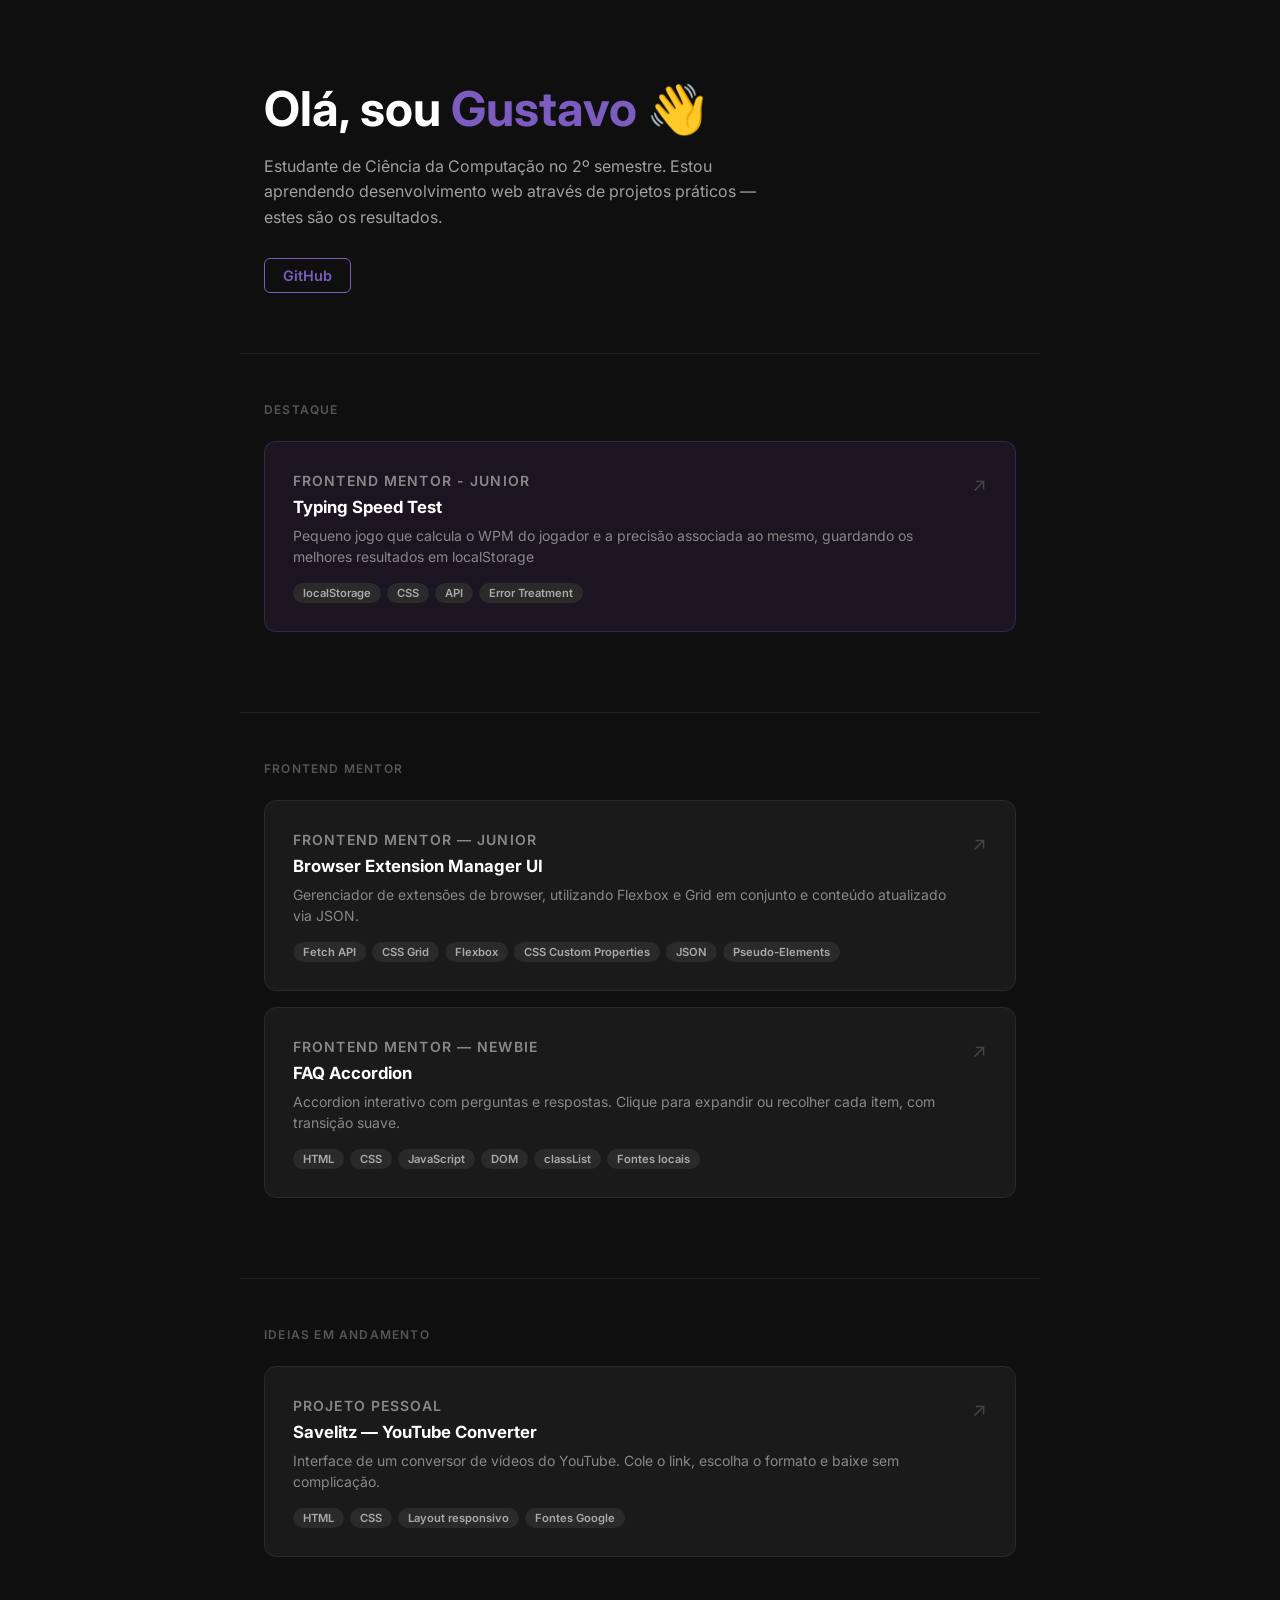
<file: index.html>
<!DOCTYPE html>
<html lang="pt-br">
<head>
  <meta charset="UTF-8">
  <meta name="viewport" content="width=device-width, initial-scale=1.0">
  <title>Gustavo | Projects Portfolio</title>
  <link rel="preconnect" href="https://fonts.googleapis.com">
  <link rel="preconnect" href="https://fonts.gstatic.com" crossorigin>
  <link href="https://fonts.googleapis.com/css2?family=Inter:wght@400;600;700&display=swap" rel="stylesheet">
  <link rel="stylesheet" href="style.css">
</head>
<body>

  <section class="hero">
    <h1>Olá, sou <span>Gustavo</span> 👋</h1>
    <p>Estudante de Ciência da Computação no 2º semestre. Estou aprendendo desenvolvimento web através de projetos práticos — estes são os resultados.</p>
    <div class="hero-links">
      <a href="https://github.com/Gustavdoiss" target="_blank">GitHub</a>
    </div>
  </section>

  <div class="divider"></div>

  <p class="section-title">Destaque</p>

  <div class="cards">

    <a class="card featured" href="Projects\Frontend-Mentor\typing-speed-test-main\index.html">
      <div>
        <p class="card-source">Frontend Mentor - Junior</p>
        <h2>Typing Speed Test</h2>
        <p>Pequeno jogo que calcula o WPM do jogador e a precisão associada ao mesmo, guardando os melhores resultados em
          localStorage</p>
        <div class="card-tags">
          <span class="tag">localStorage</span>
          <span class="tag">CSS</span>
          <span class="tag">API</span>
          <span class="tag">Error Treatment</span>
        </div>
      </div>
      <span class="card-arrow">↗</span>
    </a>

  </div>

  <div class="divider"></div>

  <p class="section-title">Frontend Mentor</p>

  <div class="cards">

    <a class="card" href="Projects/Frontend-Mentor/browser-extensions-manager-ui-main/index.html">
      <div>
        <p class="card-source">Frontend Mentor — Junior</p>
        <h2>Browser Extension Manager UI</h2>
        <p>Gerenciador de extensões de browser, utilizando Flexbox e Grid em conjunto e conteúdo atualizado via JSON.</p>
        <div class="card-tags">
          <span class="tag">Fetch API</span>
          <span class="tag">CSS Grid</span>
          <span class="tag">Flexbox</span>
          <span class="tag">CSS Custom Properties</span>
          <span class="tag">JSON</span>
          <span class="tag">Pseudo-Elements</span>
        </div>
      </div>
      <span class="card-arrow">↗</span>
    </a>

    <a class="card" href="Projects/Frontend-Mentor/faq-accordion-main/index.html">
      <div>
        <p class="card-source">Frontend Mentor — Newbie</p>
        <h2>FAQ Accordion</h2>
        <p>Accordion interativo com perguntas e respostas. Clique para expandir ou recolher cada item, com transição suave.</p>
        <div class="card-tags">
          <span class="tag">HTML</span>
          <span class="tag">CSS</span>
          <span class="tag">JavaScript</span>
          <span class="tag">DOM</span>
          <span class="tag">classList</span>
          <span class="tag">Fontes locais</span>
        </div>
      </div>
      <span class="card-arrow">↗</span>
    </a>
  
  </div>
  
  <div class="divider"></div>

  <p class="section-title">Ideias em andamento</p>

  <div class="cards">

    <a class="card" href="Projects/Savelitz/index.html">
      <div>
        <p class="card-source">Projeto Pessoal</p>
        <h2>Savelitz — YouTube Converter</h2>
        <p>Interface de um conversor de vídeos do YouTube. Cole o link, escolha o formato e baixe sem complicação.</p>
        <div class="card-tags">
          <span class="tag">HTML</span>
          <span class="tag">CSS</span>
          <span class="tag">Layout responsivo</span>
          <span class="tag">Fontes Google</span>
        </div>
      </div>
      <span class="card-arrow">↗</span>
    </a>

  </div>
    

  </div>

</body>
</html>
</file>
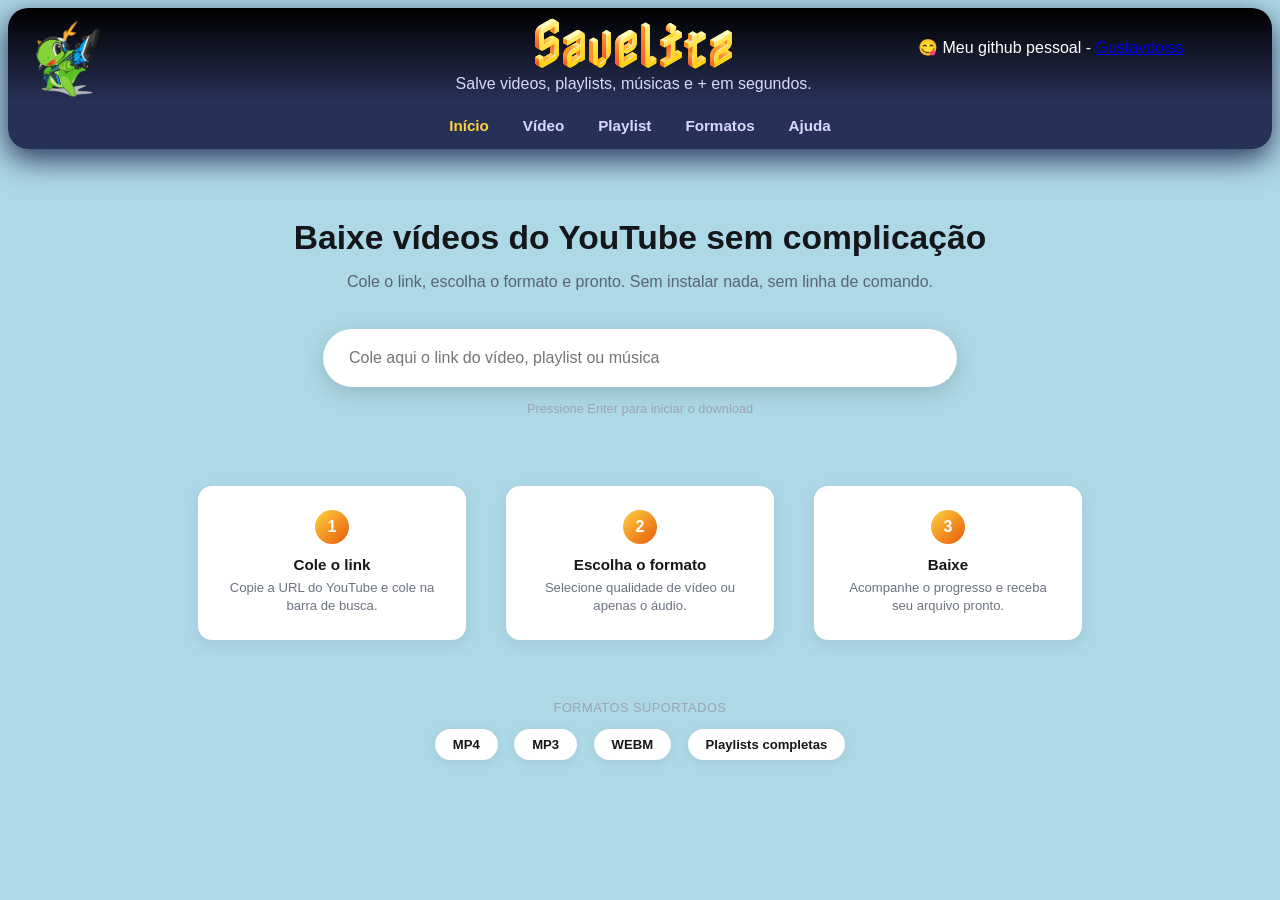
<file: Projects/Savelitz/index.html>
<!DOCTYPE html>
<html lang="pt-br">
<head>
  <meta charset="UTF-8">
  <meta name="viewport" content="width=device-width, initial-scale=1.0">
  <title>Savelitz: Ytb Converter</title>
  <link rel="stylesheet" href="style.css">
  <link rel="preconnect" href="https://fonts.googleapis.com">
  <link rel="preconnect" href="https://fonts.gstatic.com" crossorigin>
  <link
    href="https://fonts.googleapis.com/css2?family=Montserrat:ital,wght@0,100..900;1,100..900&family=Nabla&family=Roboto:ital,wght@0,100..900;1,100..900&display=swap"
    rel="stylesheet">
</head>
<body>
  <div class="topBar">
    <header>
      <div class="logoDiv">
        <img class="logo" src="assets/images/konqi-logo.png" alt="Project Logo Green Dragon">
      </div>
      <div class="nameDiv">
        <div class="title">
          <p class="name">Savelitz</p>
        </div>
        <div class="subtitle">
          <p class="subname">
            Salve videos, playlists, músicas e + em segundos.
          </p>
        </div>
      </div>
      <div class="meme">
        <p class="git">😋 Meu github pessoal - <a href="https://github.com/Gustavdoiss" target="_blank">Gustavdoiss</a></p>
      </div>
    </header>
    <nav class="navbar">
      <ul>
        <li><a href="#" class="active">Início</a></li>
        <li><a href="#">Vídeo</a></li>
        <li><a href="#">Playlist</a></li>
        <li><a href="#">Formatos</a></li>
        <li><a href="#">Ajuda</a></li>
      </ul>
    </nav>
  </div>

<section class="hero">
    <h1>Baixe vídeos do YouTube sem complicação</h1>
    <p class="hero-sub">Cole o link, escolha o formato e pronto. Sem instalar nada, sem linha de comando.</p>
    <form>
      <div class="pill-bar">
        <input type="text" placeholder="Cole aqui o link do vídeo, playlist ou música">
      </div>
    </form>
    <div class="hint">Pressione Enter para iniciar o download</div>
  </section>

  <section class="steps">
    <div class="step">
      <div class="num">1</div>
      <h3>Cole o link</h3>
      <p>Copie a URL do YouTube e cole na barra de busca.</p>
    </div>
    <div class="step">
      <div class="num">2</div>
      <h3>Escolha o formato</h3>
      <p>Selecione qualidade de vídeo ou apenas o áudio.</p>
    </div>
    <div class="step">
      <div class="num">3</div>
      <h3>Baixe</h3>
      <p>Acompanhe o progresso e receba seu arquivo pronto.</p>
    </div>
  </section>

  <section class="formats">
    <span class="formats-label">FORMATOS SUPORTADOS</span>
    <span class="badge">MP4</span>
    <span class="badge">MP3</span>
    <span class="badge">WEBM</span>
    <span class="badge">Playlists completas</span>
  </section>
</body>
</html>
</file>
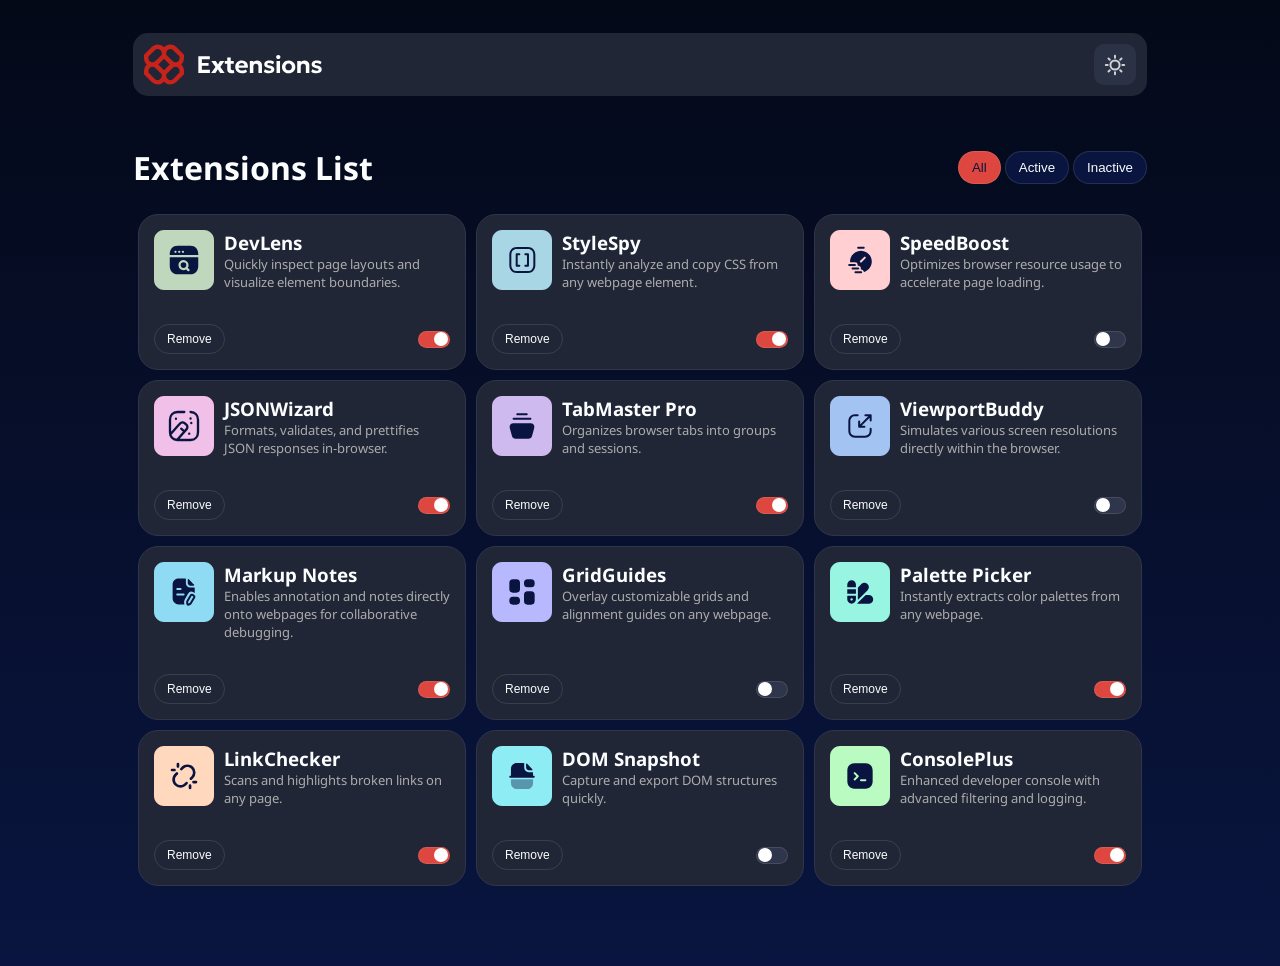
<file: Projects/Frontend-Mentor/browser-extensions-manager-ui-main/index.html>
<!DOCTYPE html>
<html lang="en">
<head>
  <meta charset="UTF-8">
  <meta name="viewport" content="width=device-width, initial-scale=1.0"> <!-- displays site properly based on user's device -->

  <link rel="icon" type="image/png" sizes="32x32" href="./assets/images/favicon-32x32.png">
  
  <title>Frontend Mentor | Browser extensions manager UI</title>

  <link rel="stylesheet" href="style.css">
</head>
<body>

  <header>
    
    <img class="logo" src="./assets/images/logo-dark.svg" alt="logo">
    <button class="theme-switcher" aria-label="icon-sun-theme" aria-pressed="false">
      <img src="./assets/images/icon-sun.svg" alt="theme-button-img">
    </button>

  </header>

  <main>
    
    <div class="filters">
      <h1>Extensions List</h1>
      <div class="filtersButtons">

        <button class="allFilt">      All</button>
        <button class="activeFilt">   Active</button>
        <button class="inactiveFilt"> Inactive</button>

      </div>
    </div>

    <div class="extensions"></div>

  </main>

  <!-- If you plan to use the JSON file to populate the data dynamically, you can delete the content below -->

  <script src="script.js"></script>

</body>
</html>
</file>
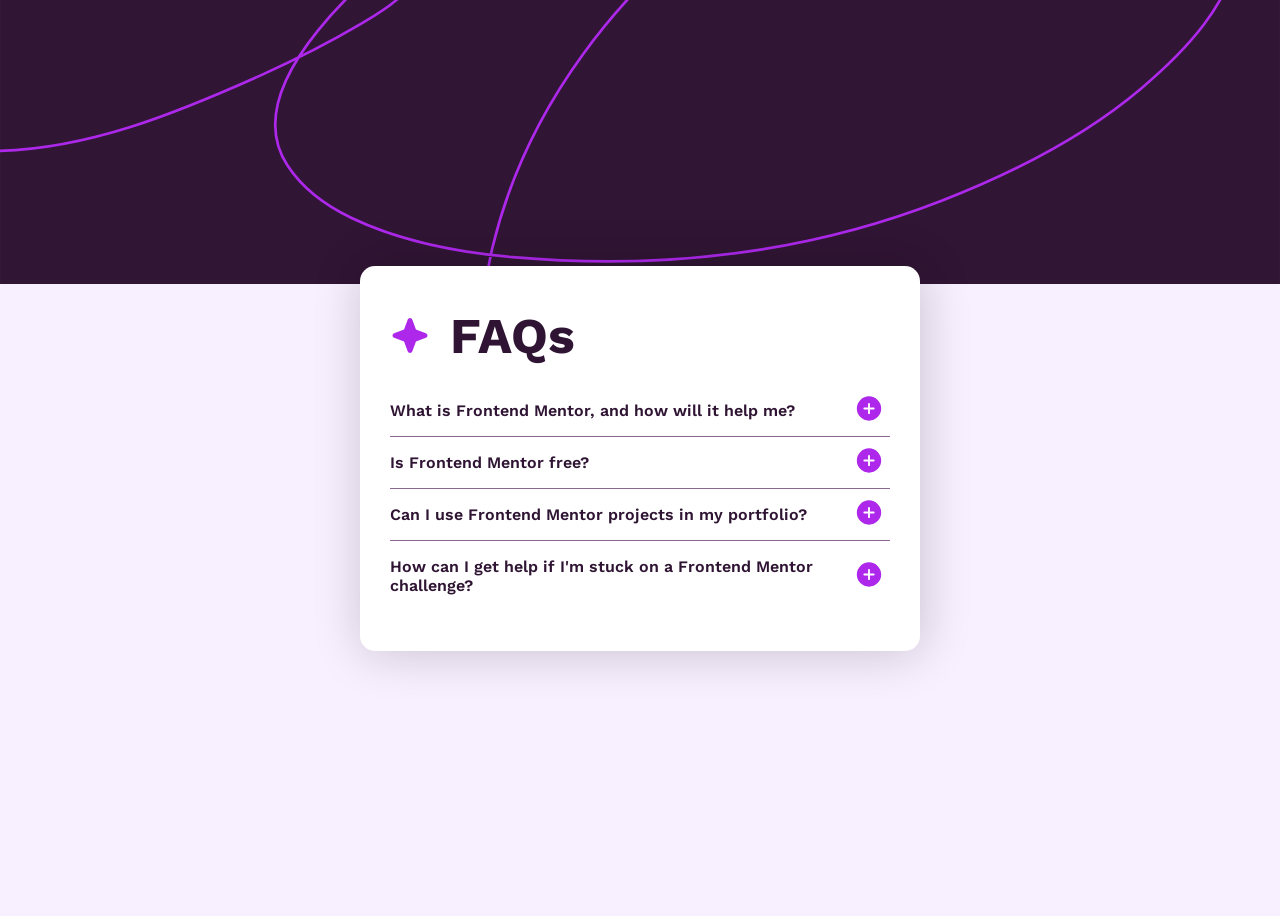
<file: Projects/Frontend-Mentor/faq-accordion-main/index.html>
<!DOCTYPE html>
<html lang="pt-br">
<head>
  <meta charset="UTF-8">
  <meta name="viewport" content="width=device-width, initial-scale=1.0"> <!-- displays site properly based on user's device -->

  <link rel="icon" type="image/png" sizes="32x32" href="./assets/images/favicon-32x32.png">
  
  <title>Frontend Mentor | FAQ accordion</title>

  <!-- Feel free to remove these styles or customise in your own stylesheet 👍 -->
  <link rel="stylesheet" href="style.css">
</head>
<body>

  <main>
    <header>
      <img class="purpleStar" src="./assets/images/icon-star.svg" alt="head-purple-star">
      <h1>
        FAQs
      </h1>
    </header>
    
    <div class="faq">
      <div class="question">
        <p class="qText">
          What is Frontend Mentor, and how will it help me?
        </p>
        <button aria-expanded="false" aria-controls="answer-1"><img class="icon-toggle" src="./assets/images/icon-plus.svg" alt="answer-switch-button"></button>
      </div>
      <div class="answer" id="answer-1">
        <p >
          Frontend Mentor offers realistic coding challenges to help developers improve their
          frontend coding skills with projects in HTML, CSS, and JavaScript. It's suitable for
          all levels and ideal for portfolio building.
        </p>
      </div>
    </div>

    <div class="faq">
      <div class="question">
        <p class="qText">
          Is Frontend Mentor free?
        </p>
        <button aria-expanded="false" aria-controls="answer-2"><img class="icon-toggle" src="./assets/images/icon-plus.svg" alt="answer-switch-button"></button>
      </div>
      <div class="answer" id="answer-2">
        <p>
          Yes, Frontend Mentor offers both free and premium coding challenges, with the free
          option providing access to a range of projects suitable for all skill levels.
        </p>
      </div>
    </div>
    <div class="faq">
      <div class="question">
        <p class="qText">
          Can I use Frontend Mentor projects in my portfolio?
        </p>
        <button aria-expanded="false" aria-controls="answer-3"><img class="icon-toggle" src="./assets/images/icon-plus.svg" alt="answer-switch-button"></button>
      </div>
      <div class="answer" id="answer-3">
        <p>
          Yes, you can use projects completed on Frontend Mentor in your portfolio. It's an excellent
          way to showcase your skills to potential employers!
        </p>
      </div>
    </div>
    <div class="faq">
      <div class="question">
        <p class="qText">
          How can I get help if I'm stuck on a Frontend Mentor challenge?
        </p>
        <button aria-expanded="false" aria-controls="answer-4"><img class="icon-toggle" src="./assets/images/icon-plus.svg" alt="answer-switch-button"></button>
      </div>
      <div class="answer" id="answer-4">
        <p>
          The best place to get help is inside Frontend Mentor's Discord community. There's a help
          channel where you can ask questions and seek support from other community members.
        </p>
      </div>
    </div>
      
  </main>
  
  <script src="behaviour.js"></script>
</body>
</html>
</file>
<file: style.css>
*, *::before, *::after { box-sizing: border-box; margin: 0; padding: 0; }

.hidden {
  display: none;
}

body {
  font-family: 'Inter', sans-serif;
  background-color: #0f0f0f;
  color: #e5e5e5;
  min-height: 100vh;
}
/*  HERO  */
.hero {
  padding: 80px 24px 60px;
  max-width: 800px;
  margin: 0 auto;
}
.hero h1 {
  font-size: clamp(2rem, 5vw, 3rem);
  font-weight: 700;
  color: #ffffff;
  line-height: 1.2;
}
.hero h1 span {
  color: #7c5cbf;
}
.hero p {
  margin-top: 16px;
  font-size: 1rem;
  color: #a0a0a0;
  max-width: 520px;
  line-height: 1.6;
}
.hero-links {
  display: flex;
  gap: 16px;
  margin-top: 28px;
}
.hero-links a {
  color: #7c5cbf;
  text-decoration: none;
  font-weight: 600;
  font-size: 0.9rem;
  border: 1px solid #7c5cbf;
  padding: 8px 18px;
  border-radius: 6px;
  transition: background 0.2s, color 0.2s;
}
.hero-links a:hover {
  background: #7c5cbf;
  color: #fff;
}
/*  DIVIDER  */
.divider {
  max-width: 800px;
  margin: 0 auto;
  padding: 0 24px;
  border-top: 1px solid #222;
}
/*  SECTION TITLE  */
.section-title {
  max-width: 800px;
  margin: 48px auto 24px;
  padding: 0 24px;
  font-size: 0.75rem;
  font-weight: 600;
  letter-spacing: 0.1em;
  text-transform: uppercase;
  color: #555;
}
/*  CARDS  */
.cards {
  max-width: 800px;
  margin: 0 auto;
  padding: 0 24px 80px;
  display: grid;
  gap: 16px;
}
.card {
  background: #1a1a1a;
  border: 1px solid #2a2a2a;
  border-radius: 12px;
  padding: 28px;
  text-decoration: none;
  color: inherit;
  display: grid;
  grid-template-columns: 1fr auto;
  align-items: start;
  gap: 12px;
  transition: border-color 0.2s, transform 0.2s;
}
.card:hover {
  border-color: #7c5cbf;
  transform: translateY(-2px);
}
.card.featured {
  border-color: #7c5cbf44;
  background: #1a1520;
}
.card-source {
  font-size: 0.7rem;
  font-weight: 600;
  letter-spacing: 0.08em;
  text-transform: uppercase;
  color: #7c5cbf;
  margin-bottom: 6px;
}
.card h2 {
  font-size: 1.05rem;
  font-weight: 700;
  color: #ffffff;
  margin-bottom: 8px;
}
.card p {
  font-size: 0.875rem;
  color: #888;
  line-height: 1.5;
}
.card-tags {
  display: flex;
  flex-wrap: wrap;
  gap: 6px;
  margin-top: 16px;
}
.tag {
  font-size: 0.7rem;
  font-weight: 600;
  padding: 3px 10px;
  border-radius: 999px;
  background: #2a2a2a;
  color: #aaa;
}
.card-arrow {
  font-size: 1.2rem;
  color: #444;
  padding-top: 2px;
  transition: color 0.2s;
}
.card:hover .card-arrow {
  color: #7c5cbf;
}
</file>
<file: Projects/Savelitz/style.css>
body {
  background-color: lightblue;
  overflow-y: hidden;
  font-family: Arial, Helvetica, sans-serif;
}

.topBar {
  border-radius: 20px;
  box-shadow: -1px 10px 30px rgba(5, 5, 50, 0.789);
  overflow: hidden;
  transition: transform 0.15s;
}

.topBar:hover {
  transform: translateY(5px);
}

header {
  display: flex;
  height: 95px;
  width: 100%;
  background: linear-gradient(black, rgba(5, 5, 50, 0.789));
  position: relative;
  color: white;
}

p {
  margin-top: 0;
  margin-bottom: 0;
  line-height: 30px;
}

.logoDiv,
.nameDiv,
.meme {
  width: 33%;
  text-align: center;
}

.logoDiv {
  text-align: left;
}

.logo {
  margin-left: 20px;
  height: 94px;
  object-fit: cover;
  border-radius: 20px;
  background-color: transparent;
}

.name {
  margin-top: 20px;
  margin-bottom: 0;
  font-size: 50px;
  font-family: Nabla, Arial;
  display: inline-block;
  padding-top: 0;
  text-align: center;
}

.subtitle {
  height: 20px;
  color: #d8d8ff;
}

.meme {
  margin-top: 25px;
}

.navbar {
  background: rgba(5, 5, 50, 0.789);
  display: flex;
  justify-content: center;
}

.navbar ul {
  list-style: none;
  display: flex;
  gap: 34px;
  margin: 0;
  padding: 14px 0;
}

.navbar a {
  color: #d8d8ff;
  text-decoration: none;
  font-size: 0.95rem;
  font-weight: 600;
  transition: color 0.15s;
}

.navbar a:hover {
  color: #ffd23f;
}

.navbar a.active {
  color: #ffd23f;
}

/* ---- HERO + BUSCA ---- */
.hero {
  text-align: center;
  padding: 70px 20px 50px;
}

.hero h1 {
  font-size: 2.1rem;
  color: #14161a;
  margin: 0 0 10px;
}

.hero-sub {
  color: #5a6472;
  font-size: 1rem;
  margin-bottom: 32px;
}

.pill-bar {
  display: inline-flex;
  align-items: center;
  background: #ffffff;
  border-radius: 999px;
  box-shadow: 0 6px 20px rgba(0, 0, 0, 0.15);
  padding: 6px 6px 6px 24px;
  width: 600px;
  max-width: 90%;
  border: 2px solid transparent;
  transition: border-color 0.15s, box-shadow 0.15s;
}

.pill-bar:focus-within {
  border-color: #e8590c;
  box-shadow: 0 6px 24px rgba(232, 89, 12, 0.25);
}

.pill-bar input {
  flex: 1;
  border: none;
  outline: none;
  font-size: 1rem;
  padding: 12px 0;
}

.hint {
  margin-top: 14px;
  font-size: 0.8rem;
  color: #9aa4b2;
}

/* ---- COMO FUNCIONA ---- */
.steps {
  display: flex;
  justify-content: center;
  gap: 40px;
  padding: 20px 20px 60px;
  flex-wrap: wrap;
}

.step {
  background: #fff;
  border-radius: 14px;
  padding: 24px;
  width: 220px;
  text-align: center;
  box-shadow: 0 4px 14px rgba(20, 22, 46, 0.08);
}

.step .num {
  width: 34px;
  height: 34px;
  border-radius: 50%;
  background: linear-gradient(135deg, #ffd23f, #e8590c);
  color: #fff;
  font-weight: 700;
  display: flex;
  align-items: center;
  justify-content: center;
  margin: 0 auto 12px;
}

.step h3 {
  font-size: 0.95rem;
  color: #14161a;
  margin: 0 0 6px;
}

.step p {
  font-size: 0.82rem;
  color: #6b7280;
  line-height: 1.4;
}

/* ---- FORMATOS SUPORTADOS ---- */
.formats {
  text-align: center;
  padding-bottom: 60px;
}

.formats-label {
  display: block;
  font-size: 0.8rem;
  color: #9aa4b2;
  margin-bottom: 14px;
  letter-spacing: 0.5px;
}

.badge {
  display: inline-block;
  background: #fff;
  color: #14161a;
  font-size: 0.82rem;
  font-weight: 600;
  padding: 8px 18px;
  border-radius: 999px;
  margin: 0 6px;
  box-shadow: 0 2px 8px rgba(20, 22, 46, 0.08);
}
</file>
<file: Projects/Frontend-Mentor/browser-extensions-manager-ui-main/style.css>
@font-face {
    font-family: 'NotoSans';
    src: url('./assets/fonts/NotoSans-VariableFont_wdth,wght.ttf') format('truetype');
}

:root {
    --bg-gradient: linear-gradient(180deg, #040918 0%, #091540 100%);
    --hdr-cards-bg:  hsl(226, 25%, 17%);
    --border:        hsl(225, 23%, 24%);
    --text1:         hsl(200, 60%, 99%);
    --text1-inv:     hsl(227, 75%, 14%);
    --text2:         rgb(172, 172, 172);
    --button-border: hsl(0, 0%, 78%, 0.15);
    --active-button: hsl(3, 71%, 56%);
    --inactive:      hsl(225, 23%, 24%);
}

.light {
    --bg-gradient: linear-gradient(180deg, #EBF2FC 0%, #EEF8F9 100%);
    --hdr-cards-bg: hsl(200, 60%, 99%);
    --border:       hsl(217, 61%, 90%);
    --text1:        hsl(227, 75%, 14%);
    --text1-inv:    hsl(200, 60%, 99%);
    --text2:        hsl(226, 11%, 37%);
    --button-border: hsl(0, 0%, 78%, 0.4);
    --inactive:     hsl(225, 8%, 90%);
}

.card.hidden {
    display: none;
}

.filters button.active {
    background-color: var(--active-button);
    color: var(--text1-inv);
}

body {
    font-family: 'NotoSans', sans-serif;
    background: var(--bg-gradient);
    min-height: 100vh;
    color: var(--text1);
    padding: 25px 125px;
    font-size: 16px;
}

button {
    cursor: pointer;
    color: var(--text1);
}

button:focus-visible:focus-visible{
    outline: 2px solid var(--active-button);
    outline-offset: 2px;
}

label.toggle:focus-within{
    outline: 2px solid var(--active-button);
    outline-offset: 2px;
}

input:focus-visible {
    outline: none;
}

input[type="checkbox"] {
    appearance: none;
}

header {
    background-color: var(--hdr-cards-bg);
    border: none;
    border-radius: 15px;
    display: flex;
    justify-content: space-between;
    padding: 11px;
}

.theme-switcher {
    background-color: var(--inactive);
    border: none;
    border-radius: 10px;
    display: flex;
    align-items: center;
    justify-content: center;
    padding: 0 10px;
}

.theme-switcher,
.filters button:hover {
    opacity: 0.8;
}

.filters {
    margin-top: 50px;
    margin-bottom: 20px;
    display: flex;
    align-items: center;
    justify-content: space-between;
}

.filters h1 {
    margin: 0;
}

.filters button {
    background-color: var(--text1-inv);
    border: 0.1px solid var(--button-border);
    border-radius: 20px;
    padding: 8px 13px;
    transition: opacity 0.15s;
}

.extensions {
    display: grid;
    grid-template-columns: repeat(auto-fill, minmax(280px, 1fr));
}

.card {
    background: var(--hdr-cards-bg);
    border: 1px solid var(--border);
    border-radius: 20px;
    padding: 15px;
    display: flex;
    flex-direction: column;
    margin: 5px;
    transition: all 0.15s;
}

.card:hover {
    transform: translateY(-5px);
}

.info {
    display: flex;
    flex-direction: row;
    flex-grow: 1;
    margin-bottom: 20px;
}

.extInfo {
    margin-left: 10px;
}

.extInfo h3 {
    margin-top: 0;
    margin-bottom: 0;
}

.extInfo p {
    margin-top: 0;
    font-size: 13px;
    color: var(--text2);
}

.extButtons {
    display: flex;
    justify-content: space-between;
    align-items: center;
}

.extRemove {
    font-size: 12px;
    background: none;
    padding: 7px 12px;
    border-width: 1px;
    border-style: solid;
    border-radius: 20px;
    border-color: var(--button-border);
    transition: all 0.15s;
}

.extRemove:hover {
    background-color: var(--active-button);
    color: var(--text1-inv);
}

label.toggle {
    cursor: pointer;
    position: relative;
    background-color: var(--inactive);
    border-style: solid;
    border-radius: 20px;
    border-width: 1px;
    border-color: var(--button-border);
    width: 30px;
    height: 15px;
}

label.toggle::before {
    content: '';
    position: absolute;
    top: 0.5px;
    left: 1px;
    width: 14px;
    height: 14px;
    border-radius: 50%;
    background: white;
    transition: left 0.15s;
}

label.toggle:has(input:checked) {
    background-color: var(--active-button);
}

label.toggle:has(input:checked)::before {
    left: 15px; 
}
</file>
<file: Projects/Frontend-Mentor/faq-accordion-main/style.css>
@font-face {
  font-family: 'Work Sans';
  src: url('./assets/fonts/static/WorkSans-Regular.ttf');
  font-weight: 400;
}
@font-face {
  font-family: 'Work Sans';
  src: url('./assets/fonts/static/WorkSans-SemiBold.ttf');
  font-weight: 600;
}
@font-face {
  font-family: 'Work Sans';
  src: url('./assets/fonts/static/WorkSans-Bold.ttf');
  font-weight: 700;
}

body {
  font-family: 'Work Sans', Arial, Helvetica, sans-serif;
  background-image: url(./assets/images/background-pattern-desktop.svg);
  background-position: top;
  background-repeat: no-repeat;
  background-size: 100%;
  background-color: hsl(275, 100%, 97%);
  min-height: 100vh;
  display: flex;
  align-items: center;
  justify-content: center;
  color: hsl(292, 42%, 14%);
}

main {
  padding: 40px 30px;
  width: 500px;
  background-color: white;
  border-radius: 15px;
  box-shadow: 2px 2px 50px rgba(0, 0, 0, 0.2);
}

header {
  display: flex;
  align-items: center;
  margin-bottom: 20px;
}
h1 {
  margin-left: 20px;
  display: inline-block;
  font-weight: 700;
  font-size: 50px;
  margin-top: 0;
  margin-bottom: 0;
}

.faq {
  border-bottom: 1px solid hsl(292, 16%, 49%);
}
.faq:last-child {
  border-bottom: none;
}

.question {
  display: flex;
  justify-content: space-between;
  font-weight: 600;
  cursor: pointer;
  transition: color 0.1s;
}
.question:hover {
  color: hsl(293, 84%, 58%);
}

.answer {
  max-height: 0;
  overflow: hidden;
  color: hsl(292, 16%, 49%);
  font-size: 16px;
  transition: max-height 0.25s;
}

button {
  cursor: pointer;
  border: none;
  background: none;
}

.shown {
  max-height: 500px;
}
</file>
